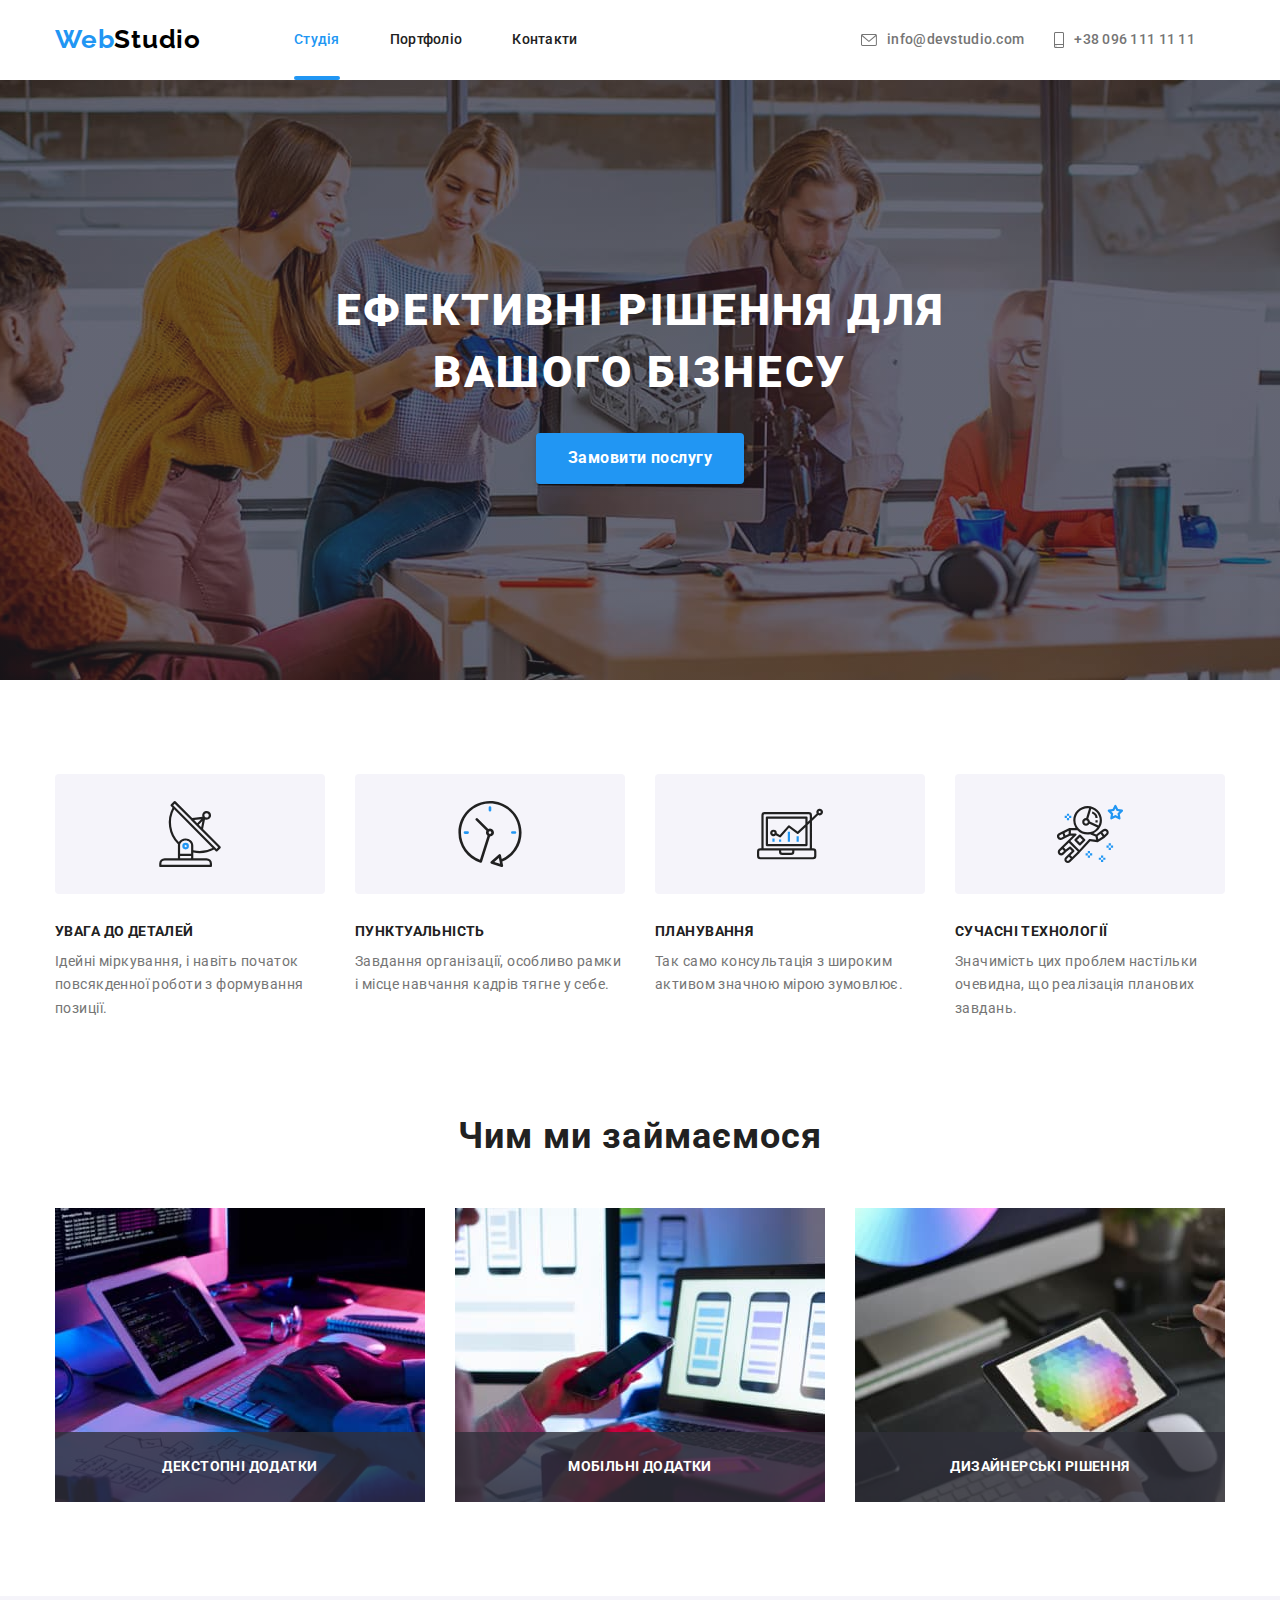
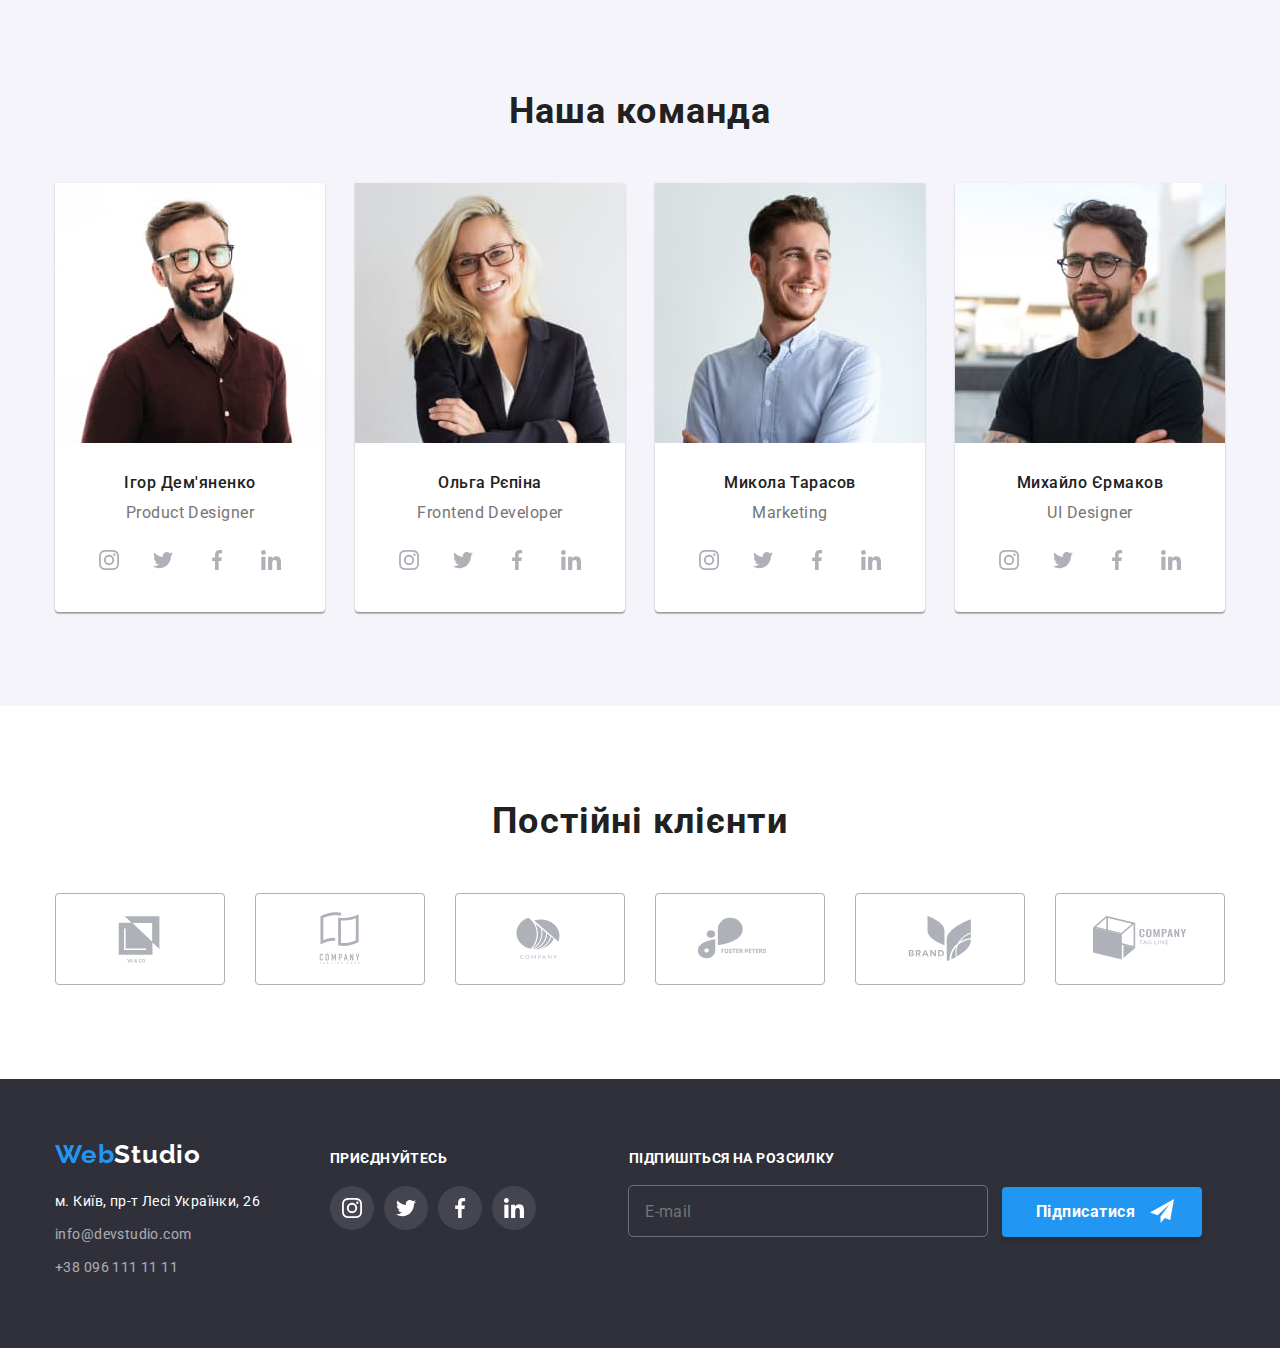
<file: index.html>
<!DOCTYPE html>
<html lang="uk">
  <head>
    <meta charset="UTF-8" />
    <meta http-equiv="X-UA-Compatible" content="IE=edge" />
    <meta name="viewport" content="width=device-width, initial-scale=1.0" />
    <link
      rel="stylesheet"
      href="https://cdnjs.cloudflare.com/ajax/libs/modern-normalize/1.1.0/modern-normalize.min.css"
    />
    <link rel="stylesheet" href="./css/styles.css" />
    <title>WebStudio</title>
    <link rel="preconnect" href="https://fonts.googleapis.com" />
    <link rel="preconnect" href="https://fonts.gstatic.com" crossorigin />
    <link
      href="https://fonts.googleapis.com/css2?family=Raleway:wght@700&family=Roboto:wght@400;500;700;900&display=swap"
      rel="stylesheet"
    />
  </head>
  <body>
    <header>
      <div class="container nav-header">
        <a class="logo logo-header" href="./index.html"
          >Web<span class="logo-studio-header">Studio</span></a
        >
        <nav>
          <ul class="site-nav">
            <li class="item">
              <a class="link current" href="./index.html">Студія</a>
            </li>
            <li class="item">
              <a class="link" href="./portfolio.html">Портфоліо</a>
            </li>
            <li class="item">
              <a class="link" href="#">Контакти</a>
            </li>
          </ul>
        </nav>
        <ul class="link-item">
          <li class="item">
            <a class="link-tel-email" href="#"
              ><svg class="icon-header" width="16" height="12">
                <use href="./images/symbol-defs.svg#envelope"></use>
              </svg>
              info@devstudio.com</a
            >
          </li>

          <li class="item">
            <a class="link-tel-email" href="#">
              <svg class="icon-header" width="10" height="16">
                <use href="./images/symbol-defs.svg#smartphone"></use>
              </svg>
              +38 096 111 11 11
            </a>
          </li>
        </ul>
      </div>
    </header>
    <main>
      <section class="hero-section hero-img">
        <div class="container">
          <h1 class="hero-title">
            Ефективні рішення для <br />
            вашого бізнесу
          </h1>
          <button class="primary-button" type="button" data-modal-open>Замовити послугу</button>
        </div>
      </section>

      <section class="section-second">
        <div class="container">
          <h2 class="visually-hidden">Наші переваги</h2>
          <ul class="details">
            <li class="details-item">
              <div class="icon-details">
                <svg class="icon" width="70" height="70">
                  <use href="./images/symbol-defs.svg#antenna"></use>
                </svg>
              </div>
              <h3 class="title">Увага до деталей</h3>
              <p class="about-title">
                Ідейні міркування, і навіть початок повсякденної роботи з формування позиції.
              </p>
            </li>
            <li class="details-item">
              <div class="icon-details">
                <svg class="icon" width="70" height="70">
                  <use href="./images/symbol-defs.svg#clock"></use>
                </svg>
              </div>
              <h3 class="title">Пунктуальність</h3>
              <p class="about-title">
                Завдання організації, особливо рамки і місце навчання кадрів тягне у себе.
              </p>
            </li>
            <li class="details-item">
              <div class="icon-details">
                <svg class="icon" width="70" height="70">
                  <use href="./images/symbol-defs.svg#diagram"></use>
                </svg>
              </div>
              <h3 class="title">Планування</h3>
              <p class="about-title">
                Так само консультація з широким активом значною мірою зумовлює.
              </p>
            </li>
            <li class="details-item">
              <div class="icon-details">
                <svg class="icon" width="70" height="70">
                  <use href="./images/symbol-defs.svg#astronaut"></use>
                </svg>
              </div>
              <h3 class="title">Сучасні технології</h3>
              <p class="about-title">
                Значимість цих проблем настільки очевидна, що реалізація планових завдань.
              </p>
            </li>
          </ul>
        </div>
      </section>

      <section class="section">
        <div class="container">
          <h2 class="secondary-title">Чим ми займаємося</h2>
          <ul class="works">
            <li class="item item-text">
              <img
                src="./images/computer1.jpg"
                alt="Людина працює за комп'ютером"
                width="370"
                height="294"
              />
              <div class="img-text">
                <h3 class="text">Декстопні додатки</h3>
              </div>
            </li>
            <li class="item item-text">
              <img
                src="./images/computer2.jpg"
                alt="Людина з телефоном в руках"
                width="370"
                height="294"
              />
              <div class="img-text">
                <h3 class="text">Мобільні додатки</h3>
              </div>
            </li>
            <li class="item item-text">
              <img
                src="./images/computer3.jpg"
                alt="Людина з планшетом в руках"
                width="370"
                height="294"
              />
              <div class="img-text">
                <h3 class="text">Дизайнерські рішення</h3>
              </div>
            </li>
          </ul>
        </div>
      </section>

      <section class="section-team section">
        <div class="container">
          <h2 class="secondary-title">Наша команда</h2>
          <ul class="team">
            <li class="section-item">
              <img
                src="./images/igor.jpg"
                alt="Чоловік в окулярах, що посміхається"
                width="270"
                height="260"
              />
              <div class="foto">
                <h3 class="title-img">Ігор Дем'яненко</h3>
                <p class="about-team">Product Designer</p>
                <ul class="icon-social">
                  <li class="comand">
                    <a class="link-comand" href="#">
                      <svg class="icon-comand" width="20" height="20">
                        <use href="./images/symbol-defs.svg#instagram"></use>
                      </svg>
                    </a>
                  </li>
                  <li class="comand">
                    <a class="link-comand" href="#">
                      <svg class="icon-comand" width="20" height="20">
                        <use href="./images/symbol-defs.svg#twitter"></use>
                      </svg>
                    </a>
                  </li>
                  <li class="comand">
                    <a class="link-comand" href="#">
                      <svg class="icon-comand" width="20" height="20">
                        <use href="./images/symbol-defs.svg#facebook"></use>
                      </svg>
                    </a>
                  </li>
                  <li class="comand">
                    <a class="link-comand" href="#">
                      <svg class="icon-comand" width="20" height="20">
                        <use href="./images/symbol-defs.svg#linkedin"></use>
                      </svg>
                    </a>
                  </li>
                </ul>
              </div>
            </li>

            <li class="section-item">
              <img src="./images/olga.jpg" alt="Жінка, що посміхається" width="270" height="260" />
              <div class="foto">
                <h3 class="title-img">Ольга Рєпіна</h3>
                <p class="about-team">Frontend Developer</p>
                <ul class="icon-social">
                  <li class="comand">
                    <a class="link-comand" href="#">
                      <svg class="icon-comand" width="20" height="20">
                        <use href="./images/symbol-defs.svg#instagram"></use>
                      </svg>
                    </a>
                  </li>
                  <li class="comand">
                    <a class="link-comand" href="#">
                      <svg class="icon-comand" width="20" height="20">
                        <use href="./images/symbol-defs.svg#twitter"></use>
                      </svg>
                    </a>
                  </li>
                  <li class="comand">
                    <a class="link-comand" href="#">
                      <svg class="icon-comand" width="20" height="20">
                        <use href="./images/symbol-defs.svg#facebook"></use>
                      </svg>
                    </a>
                  </li>
                  <li class="comand">
                    <a class="link-comand" href="#">
                      <svg class="icon-comand" width="20" height="20">
                        <use href="./images/symbol-defs.svg#linkedin"></use>
                      </svg>
                    </a>
                  </li>
                </ul>
              </div>
            </li>

            <li class="section-item">
              <img src="./images/mukola.jpg" alt="Чоловік з посмішкою" width="270" height="260" />
              <div class="foto">
                <h3 class="title-img">Микола Тарасов</h3>
                <p class="about-team">Marketing</p>
                <ul class="icon-social">
                  <li class="comand">
                    <a class="link-comand" href="#">
                      <svg class="icon-comand" width="20" height="20">
                        <use href="./images/symbol-defs.svg#instagram"></use>
                      </svg>
                    </a>
                  </li>
                  <li class="comand">
                    <a class="link-comand" href="#">
                      <svg class="icon-comand" width="20" height="20">
                        <use href="./images/symbol-defs.svg#twitter"></use>
                      </svg>
                    </a>
                  </li>
                  <li class="comand">
                    <a class="link-comand" href="#">
                      <svg class="icon-comand" width="20" height="20">
                        <use href="./images/symbol-defs.svg#facebook"></use>
                      </svg>
                    </a>
                  </li>
                  <li class="comand">
                    <a class="link-comand" href="#">
                      <svg class="icon-comand" width="20" height="20">
                        <use href="./images/symbol-defs.svg#linkedin"></use>
                      </svg>
                    </a>
                  </li>
                </ul>
              </div>
            </li>

            <li class="section-item">
              <img
                src="./images/muhailo.jpg"
                alt="Чоловік, що посміхається"
                width="270"
                height="260"
              />
              <div class="foto">
                <h3 class="title-img">Михайло Єрмаков</h3>
                <p class="about-team">UI Designer</p>
                <ul class="icon-social">
                  <li class="comand">
                    <a class="link-comand" href="#">
                      <svg class="icon-comand" width="20" height="20">
                        <use href="./images/symbol-defs.svg#instagram"></use>
                      </svg>
                    </a>
                  </li>
                  <li class="comand">
                    <a class="link-comand" href="#">
                      <svg class="icon-comand" width="20" height="20">
                        <use href="./images/symbol-defs.svg#twitter"></use>
                      </svg>
                    </a>
                  </li>
                  <li class="comand">
                    <a class="link-comand" href="#">
                      <svg class="icon-comand" width="20" height="20">
                        <use href="./images/symbol-defs.svg#facebook"></use>
                      </svg>
                    </a>
                  </li>
                  <li class="comand">
                    <a class="link-comand" href="#">
                      <svg class="icon-comand" width="20" height="20">
                        <use href="./images/symbol-defs.svg#linkedin"></use>
                      </svg>
                    </a>
                  </li>
                </ul>
              </div>
            </li>
          </ul>
        </div>
      </section>

      <section class="section-third">
        <div class="container">
          <h2 class="secondary-title">Постійні клієнти</h2>
          <ul class="client">
            <li class="block-client">
              <a class="link-client" href="#">
                <svg class="icon-client" width="106" height="60">
                  <use href="./images/symbol-defs.svg#logo1"></use>
                </svg>
              </a>
            </li>

            <li class="block-client">
              <a class="link-client" href="#">
                <svg class="icon-client" width="106" height="60">
                  <use href="./images/symbol-defs.svg#logo2"></use>
                </svg>
              </a>
            </li>

            <li class="block-client">
              <a class="link-client" href="#">
                <svg class="icon-client" width="106" height="60">
                  <use href="./images/symbol-defs.svg#logo3"></use>
                </svg>
              </a>
            </li>

            <li class="block-client">
              <a class="link-client" href="#">
                <svg class="icon-client" width="106" height="60">
                  <use href="./images/symbol-defs.svg#logo4"></use>
                </svg>
              </a>
            </li>

            <li class="block-client">
              <a class="link-client" href="#">
                <svg class="icon-client" width="106" height="60">
                  <use href="./images/symbol-defs.svg#logo5"></use>
                </svg>
              </a>
            </li>

            <li class="block-client">
              <a class="link-client" href="#">
                <svg class="icon-client" width="106" height="60">
                  <use href="./images/symbol-defs.svg#logo6"></use>
                </svg>
              </a>
            </li>
          </ul>
        </div>
      </section>
    </main>

    <footer class="footer">
      <div class="container block-footer">
        <div>
          <a class="logo logo-footer" href="./index.html"
            >Web<span class="logo-footer-studio">Studio</span></a
          >
          <address>
            <ul>
              <li class="address-item">
                <a
                  class="address"
                  href="https://goo.gl/maps/CPtrU1FHBa2aNyZL9"
                  target="_blank"
                  rel="noopener noreferrer nofollow"
                  >м. Київ, пр-т Лесі Українки, 26
                </a>
              </li>
              <li class="address-item">
                <a class="address-contact" href="#">info@devstudio.com</a>
              </li>
              <li class="address-item">
                <a class="address-contact" href="#">+38 096 111 11 11</a>
              </li>
            </ul>
          </address>
        </div>

        <div class="social-footer">
          <h3 class="title-footer">Приєднуйтесь</h3>
          <ul class="footer-social">
            <li class="li-footer">
              <a class="link-footer" href="#">
                <svg class="icon-footer" width="20" height="20">
                  <use href="./images/symbol-defs.svg#instagram"></use>
                </svg>
              </a>
            </li>

            <li class="li-footer">
              <a class="link-footer" href="#">
                <svg class="icon-footer" width="20" height="20">
                  <use href="./images/symbol-defs.svg#twitter"></use>
                </svg>
              </a>
            </li>

            <li class="li-footer">
              <a class="link-footer" href="#">
                <svg class="icon-footer" width="20" height="20">
                  <use href="./images/symbol-defs.svg#facebook"></use>
                </svg>
              </a>
            </li>

            <li class="li-footer">
              <a class="link-footer" href="#">
                <svg class="icon-footer" width="20" height="20">
                  <use href="./images/symbol-defs.svg#linkedin"></use>
                </svg>
              </a>
            </li>
          </ul>
        </div>
        <div class="replay">
          <form>
            <h3 class="title-footer">Підпишіться на розсилку</h3>

            <input class="input-email" type="email" name="email" id="email" placeholder="E-mail" />
            <button type="button" class="button-third">
              Підписатися
              <svg class="icon-send" width="24" height="24">
                <use href="./images/icons.svg#icon-send"></use>
              </svg>
            </button>
          </form>
        </div>
      </div>
    </footer>
    <div class="backdrop is-hidden" data-modal>
      <div class="modal">
        <button class="button-modal" data-modal-close type="button">
          <svg class="icon-close" width="18" height="18">
            <use href="./images/icon2.svg#close"></use>
          </svg>
        </button>

        <div>
          <form class="form">
            <h2 class="form-title">Залиште свої дані, ми вам передзвонимо</h2>
            <div class="input">
              <label for="name" class="label">Ім'я</label>
              <input class="input-form" type="text" name="user-name" id="name" />
              <svg class="icon-form" width="12" height="12">
                <use href="./images/icons.svg#name"></use>
              </svg>
            </div>
            <div class="input">
              <label for="tel" class="label">Телефон</label>
              <input class="input-form" type="tel" name="tel" id="tel" />
              <svg class="icon-form" width="13" height="13">
                <use href="./images/icons.svg#tel"></use>
              </svg>
            </div>
            <div class="input">
              <label for="email" class="label">Пошта</label>
              <input class="input-form" type="email" name="email" id="email" />
              <svg class="icon-form" width="15" height="12">
                <use href="./images/icons.svg#email"></use>
              </svg>
            </div>
            <div class="input">
              <label for="comment" class="label">Коментар</label>
              <textarea
                class="textarea"
                name="comment"
                id="comment"
                rows="10"
                placeholder="Введіть текст"
              ></textarea>
            </div>
            <div class="input-checkbox">
              <label class="agreement" for="checkbox">
                <input
                  class="checkbox"
                  type="checkbox"
                  name="checkbox"
                  value="checkbox"
                  id="checkbox"
                />
                <span class="checkbox-icon"></span>
                Погоджуюся з розсилкою та приймаю
                <a class="contract" href="Умови договору">Умови договору</a>
              </label>
            </div>
            <div class="submit">
              <button class="button-two" type="submit">Відправити</button>
            </div>
          </form>
        </div>
      </div>
    </div>

    <script src="./js/modal.js"></script>
  </body>
</html>
</file>
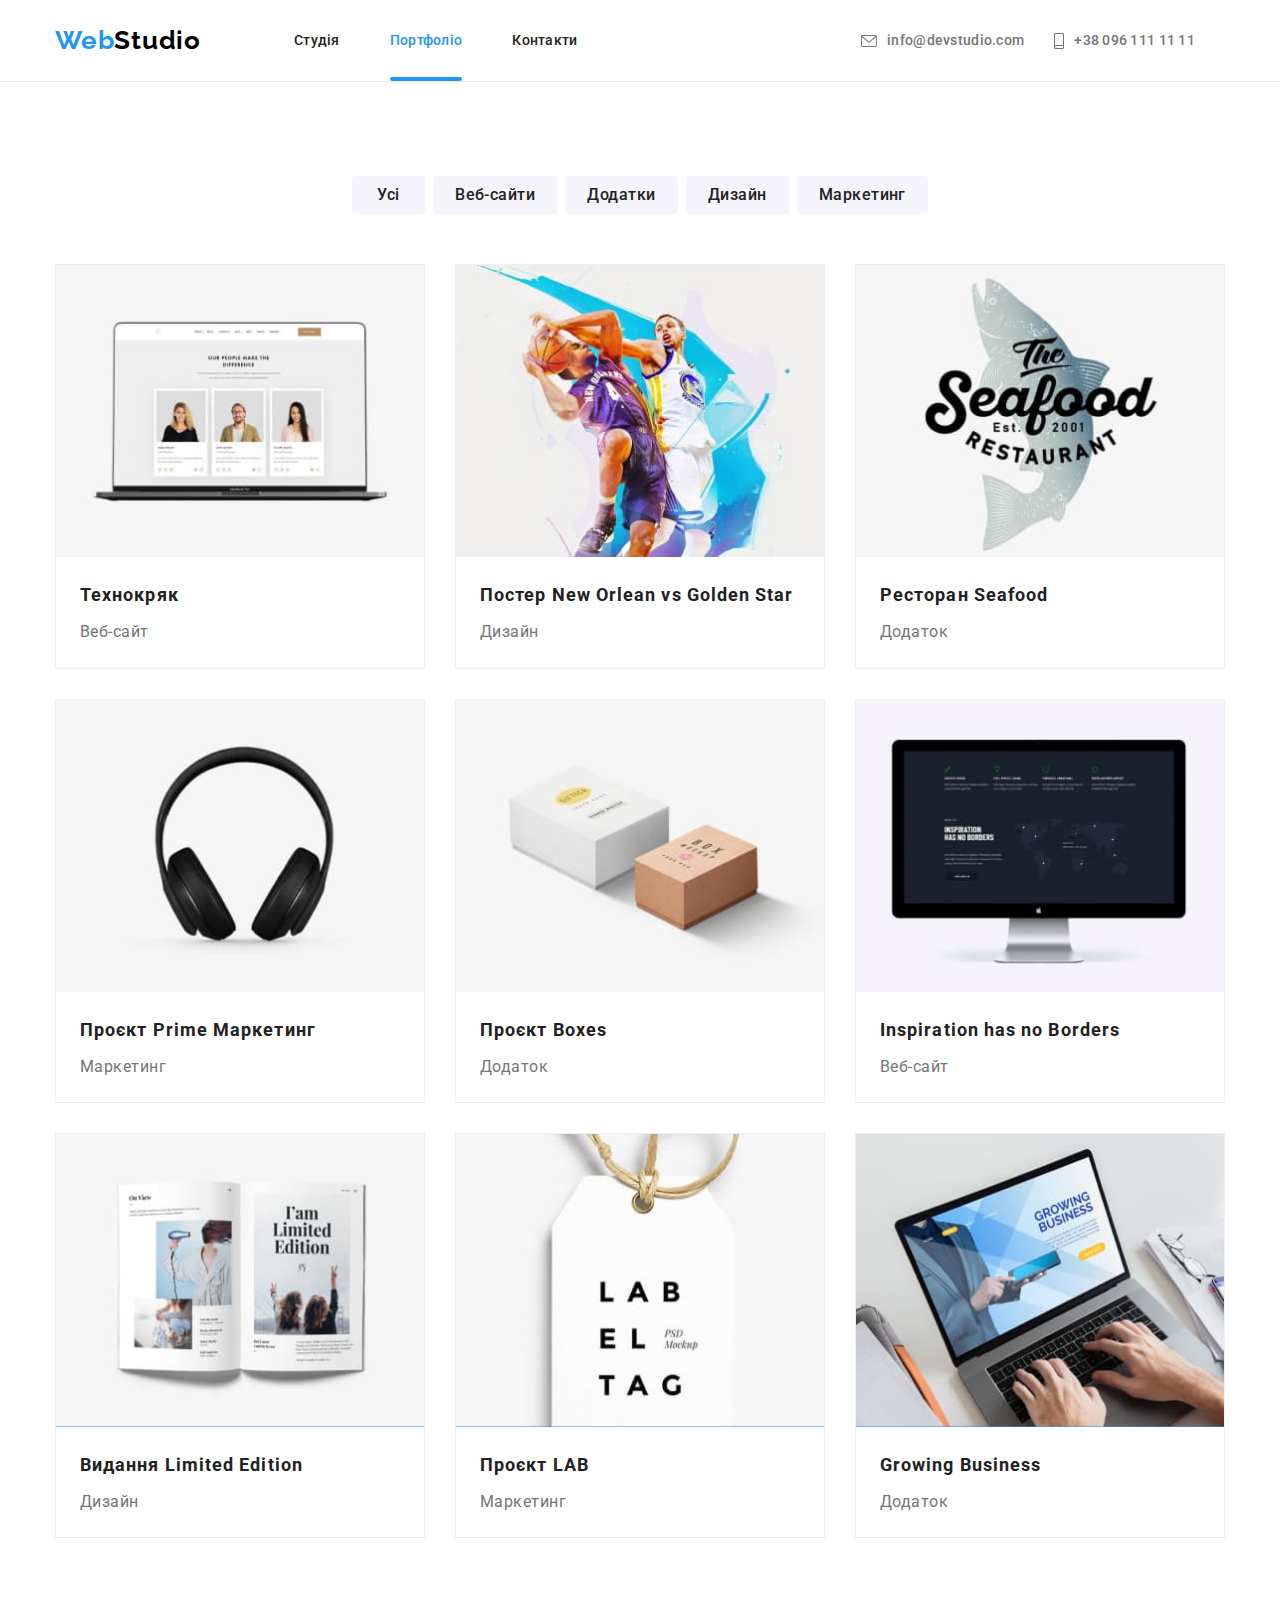
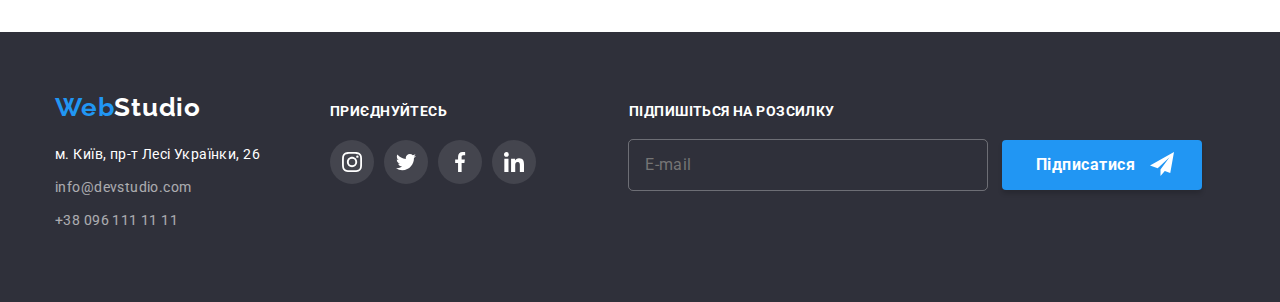
<file: portfolio.html>
<!DOCTYPE html>
<html lang="uk">
  <head>
    <meta charset="UTF-8" />
    <meta http-equiv="X-UA-Compatible" content="IE=edge" />
    <meta name="viewport" content="width=device-width, initial-scale=1.0" />
    <link
      rel="stylesheet"
      href="https://cdnjs.cloudflare.com/ajax/libs/modern-normalize/1.1.0/modern-normalize.min.css"
    />
    <link rel="stylesheet" href="./css/styles.css" />
    <title>WebStudio</title>
    <link rel="preconnect" href="https://fonts.googleapis.com" />
    <link rel="preconnect" href="https://fonts.gstatic.com" crossorigin />
    <link
      href="https://fonts.googleapis.com/css2?family=Raleway:wght@700&family=Roboto:wght@400;500;700&display=swap"
      rel="stylesheet"
    />
  </head>
  <body>
    <header class="header">
      <div class="container nav-header">
        <a class="logo logo-header" href="./index.html"
          >Web<span class="logo-studio-header">Studio</span></a
        >
        <nav>
          <ul class="site-nav">
            <li class="item">
              <a class="link" href="./index.html">Студія</a>
            </li>
            <li class="item">
              <a class="link border" href="./portfolio.html">Портфоліо</a>
            </li>
            <li class="item">
              <a class="link" href="#">Контакти</a>
            </li>
          </ul>
        </nav>
        <ul class="link-item">
          <li class="item">
            <a class="link-tel-email" href="#">
              <svg class="icon-header" width="16" height="12">
                <use href="./images/symbol-defs.svg#envelope"></use>
              </svg>
              info@devstudio.com</a
            >
          </li>

          <li class="item">
            <a class="link-tel-email" href="#">
              <svg class="icon-header" width="10" height="16">
                <use href="./images/symbol-defs.svg#smartphone"></use>
              </svg>
              +38 096 111 11 11</a
            >
          </li>
        </ul>
      </div>
    </header>
    <main>
      <section class="section">
        <div class="container">
          <h1 class="visually-hidden">Портфоліо</h1>
          <ul class="ul-buttom">
            <li class="buttom-item">
              <button class="button" type="button">Усі</button>
            </li>
            <li class="buttom-item">
              <button class="button" type="button">Веб-сайти</button>
            </li>
            <li class="buttom-item">
              <button class="button" type="button">Додатки</button>
            </li>
            <li class="buttom-item">
              <button class="button" type="button">Дизайн</button>
            </li>
            <li class="buttom-item">
              <button class="button" type="button">Маркетинг</button>
            </li>
          </ul>

          <ul class="portfolio">
            <li class="item card-item">
              <a class="link-card" href="#">
                <div class="card-thumb">
                  <img src="./images/laptop.jpg" alt="Відкритий лептоп" width="370" height="294" />
                  <div class="overlay">
                    <p class="overlay-text">
                      Ресурс пропонує комплексні пропозиції з різним рівнем функціоналу та сервісів.
                      Все це дозволить відвідувачу отримати вичерпні відомості про компанію чи
                      приватну особу.
                    </p>
                  </div>
                </div>

                <div class="item-img">
                  <h3 class="title-img-two">Технокряк</h3>
                  <p class="about-portfolio">Веб-сайт</p>
                </div>
              </a>
            </li>

            <li class="item card-item">
              <a class="link-card" href="#">
                <div class="card-thumb">
                  <img
                    src="./images/basketball.jpg"
                    alt="Двоє людей грають в баскетбол"
                    width="370"
                    height="294"
                  />
                  <div class="overlay">
                    <p class="overlay-text">
                      Ресурс пропонує комплексні пропозиції з різним рівнем функціоналу та сервісів.
                      Все це дозволить відвідувачу отримати вичерпні відомості про компанію чи
                      приватну особу.
                    </p>
                  </div>
                </div>
                <div class="item-img">
                  <h3 class="title-img-two">Постер New Orlean vs Golden Star</h3>
                  <p class="about-portfolio">Дизайн</p>
                </div>
              </a>
            </li>

            <li class="item card-item">
              <a class="link-card" href="#">
                <div class="card-thumb">
                  <img
                    src="./images/logo-seafood.jpg"
                    alt="Логотип рибного ресторану"
                    width="370"
                    height="294"
                  />
                  <div class="overlay">
                    <p class="overlay-text">
                      Ресурс пропонує комплексні пропозиції з різним рівнем функціоналу та сервісів.
                      Все це дозволить відвідувачу отримати вичерпні відомості про компанію чи
                      приватну особу.
                    </p>
                  </div>
                </div>

                <div class="item-img card-item">
                  <h3 class="title-img-two">Ресторан Seafood</h3>
                  <p class="about-portfolio">Додаток</p>
                </div>
              </a>
            </li>

            <li class="item card-item">
              <a class="link-card" href="#">
                <div class="card-thumb">
                  <img src="./images/headphones.jpg" alt="Навушники" width="370" height="294" />
                  <div class="overlay">
                    <p class="overlay-text">
                      Ресурс пропонує комплексні пропозиції з різним рівнем функціоналу та сервісів.
                      Все це дозволить відвідувачу отримати вичерпні відомості про компанію чи
                      приватну особу.
                    </p>
                  </div>
                </div>
                <div class="item-img">
                  <h3 class="title-img-two">Проєкт Prime Маркетинг</h3>
                  <p class="about-portfolio">Маркетинг</p>
                </div>
              </a>
            </li>

            <li class="item card-item">
              <a class="link-card" href="#">
                <div class="card-thumb">
                  <img
                    src="./images/boxes.jpg"
                    alt="Біла коробка та коробка кольору охри лежать на столі"
                    width="370"
                    height="294"
                  />
                  <div class="overlay">
                    <p class="overlay-text">
                      Ресурс пропонує комплексні пропозиції з різним рівнем функціоналу та сервісів.
                      Все це дозволить відвідувачу отримати вичерпні відомості про компанію чи
                      приватну особу.
                    </p>
                  </div>
                </div>

                <div class="item-img">
                  <h3 class="title-img-two">Проєкт Boxes</h3>
                  <p class="about-portfolio">Додаток</p>
                </div>
              </a>
            </li>

            <li class="item card-item">
              <a class="link-card" href="#">
                <div class="card-thumb">
                  <img
                    src="./images/display.jpg"
                    alt="Монітор комп'ютера"
                    width="370"
                    height="294"
                  />
                  <div class="overlay">
                    <p class="overlay-text">
                      Ресурс пропонує комплексні пропозиції з різним рівнем функціоналу та сервісів.
                      Все це дозволить відвідувачу отримати вичерпні відомості про компанію чи
                      приватну особу.
                    </p>
                  </div>
                </div>

                <div class="item-img">
                  <h3 class="title-img-two">Inspiration has no Borders</h3>
                  <p class="about-portfolio">Веб-сайт</p>
                </div>
              </a>
            </li>

            <li class="item card-item">
              <a class="link-card" href="#">
                <div class="card-thumb">
                  <img src="./images/book.jpg" alt="Відкрита книга" width="370" height="294" />
                  <div class="overlay">
                    <p class="overlay-text">
                      Ресурс пропонує комплексні пропозиції з різним рівнем функціоналу та сервісів.
                      Все це дозволить відвідувачу отримати вичерпні відомості про компанію чи
                      приватну особу.
                    </p>
                  </div>
                </div>

                <div class="item-img">
                  <h3 class="title-img-two">Видання Limited Edition</h3>
                  <p class="about-portfolio">Дизайн</p>
                </div>
              </a>
            </li>

            <li class="item card-item">
              <a class="link-card" href="#">
                <div class="card-thumb">
                  <img src="./images/label.jpg" alt="Біла бірка" width="370" height="294" />
                  <div class="overlay">
                    <p class="overlay-text">
                      Ресурс пропонує комплексні пропозиції з різним рівнем функціоналу та сервісів.
                      Все це дозволить відвідувачу отримати вичерпні відомості про компанію чи
                      приватну особу.
                    </p>
                  </div>
                </div>

                <div class="item-img">
                  <h3 class="title-img-two">Проєкт LAB</h3>
                  <p class="about-portfolio">Маркетинг</p>
                </div>
              </a>
            </li>

            <li class="item card-item">
              <a class="link-card" href="#">
                <div class="card-thumb">
                  <img
                    src="./images/man-with-laptop.jpg"
                    alt="Чоловік за ноутбуком"
                    width="370"
                    height="294"
                  />
                  <div class="overlay">
                    <p class="overlay-text">
                      Ресурс пропонує комплексні пропозиції з різним рівнем функціоналу та сервісів.
                      Все це дозволить відвідувачу отримати вичерпні відомості про компанію чи
                      приватну особу.
                    </p>
                  </div>
                </div>
              </a>
              <div class="item-img card-item">
                <h3 class="title-img-two">Growing Business</h3>
                <p class="about-portfolio">Додаток</p>
              </div>
            </li>
          </ul>
        </div>
      </section>
    </main>

    <footer class="footer">
      <div class="container block-footer">
        <div>
          <a class="logo logo-footer" href="./index.html"
            >Web<span class="logo-footer-studio">Studio</span></a
          >
          <address>
            <ul>
              <li class="address-item">
                <a
                  class="address"
                  href="https://goo.gl/maps/CPtrU1FHBa2aNyZL9"
                  target="_blank"
                  rel="noopener noreferrer nofollow"
                  >м. Київ, пр-т Лесі Українки, 26
                </a>
              </li>
              <li class="address-item">
                <a class="address-contact" href="#">info@devstudio.com</a>
              </li>
              <li class="address-item">
                <a class="address-contact" href="#">+38 096 111 11 11</a>
              </li>
            </ul>
          </address>
        </div>

        <div class="social-footer">
          <h3 class="title-footer">Приєднуйтесь</h3>
          <ul class="footer-social">
            <li class="li-footer">
              <a class="link-footer" href="#">
                <svg class="icon-footer" width="20" height="20">
                  <use href="./images/symbol-defs.svg#instagram"></use>
                </svg>
              </a>
            </li>

            <li class="li-footer">
              <a class="link-footer" href="#">
                <svg class="icon-footer" width="20" height="20">
                  <use href="./images/symbol-defs.svg#twitter"></use>
                </svg>
              </a>
            </li>

            <li class="li-footer">
              <a class="link-footer" href="#">
                <svg class="icon-footer" width="20" height="20">
                  <use href="./images/symbol-defs.svg#facebook"></use>
                </svg>
              </a>
            </li>

            <li class="li-footer">
              <a class="link-footer" href="#">
                <svg class="icon-footer" width="20" height="20">
                  <use href="./images/symbol-defs.svg#linkedin"></use>
                </svg>
              </a>
            </li>
          </ul>
        </div>
        <div class="replay">
          <form>
            <h3 class="title-footer">Підпишіться на розсилку</h3>

            <input class="input-email" type="email" name="email" id="email" placeholder="E-mail" />
            <button type="button" class="button-third">
              Підписатися
              <svg class="icon-send" width="24" height="24">
                <use href="./images/icons.svg#icon-send"></use>
              </svg>
            </button>
          </form>
        </div>
      </div>
    </footer>
  </body>
</html>
</file>
<file: css/styles.css>
:root {
  --color-primary: #212121;
  --color-brand: #757575;
  --color-accent: #2f303a;
  --color-inverted: #2196f3;
  --color-white: #fff;
  --color-background: #fff;
  --color-secondary: #f5f4fa;
  --color-text: #000000;
  --color-img-background: #c4c4c4;
}

body {
  color: var(--color-primary);
  font-family: 'Roboto', sans-serif;
  background-color: var(--color-background);
  font-size: 14px;
  letter-spacing: 0.03em;
}

h1,
h2,
h3,
h4,
h5,
h6,
p {
  margin: 0;
  padding: 0;
}

img {
  display: block;
  max-width: 100%;
  height: auto;
}
.container {
  margin-left: auto;
  margin-right: auto;
  width: 1200px;
  padding-left: 15px;
  padding-right: 15px;
  /*outline: 2px solid tomato;*/
}

.logo {
  display: inline-block;
  color: var(--color-inverted);
  font-family: 'Raleway';
  text-decoration: none;
  font-size: 26px;
  line-height: 1.2;
  font-weight: 700;
  letter-spacing: 0.03em;
}

.logo-header {
  padding: 24px 0px 0px 0px;
  margin-bottom: 25px;
  margin-right: 93px;
}

.logo-studio-header {
  color: var(--color-text);
}

.logo-footer-studio {
  color: var(--color-white);
}

/*NAV-HEADER*/
.nav-header {
  display: flex;
  align-items: center;
}

/*SINE-NAV*/
.site-nav {
  display: flex;
}

.site-nav .item {
  /*outline: 1px solid red;*/
  margin-right: 50px;
}

.site-nav .item:last-child {
  margin-right: 0;
}

.site-nav .link,
.link-item .link-tel-email {
  display: flex;
  align-items: center;
  padding-top: 32px;
  padding-bottom: 32px;
}

.icon-header {
  margin-right: 10px;
  fill: var(--color-brand);
  transition: fill 250ms cubic-bezier(0.4, 0, 0.2, 1);
}

.icon-header:hover,
.icon-header:focus {
  fill: currentColor;
}

.header-icon-tel {
  display: flex;
  /*outline: 1px solid red;*/
  margin: auto 10px auto 30px;
}

ul {
  list-style-type: none;
  margin: 0;
  padding: 0;
}

.link {
  position: relative;
  color: var(--color-primary);
  font-family: inherit;
  text-decoration: none;
  font-size: 14px;
  line-height: 1.1;
  font-weight: 500;
  letter-spacing: 0.02em;
  transition: color 250ms cubic-bezier(0.4, 0, 0.2, 1);
}

.current {
  color: var(--color-inverted);
}

.current::after {
  content: '';
  position: absolute;
  left: 0;
  bottom: 0;

  display: block;
  width: 100%;
  height: 4px;
  border-radius: 2px;

  background-color: var(--color-inverted);
  opacity: 1;
  transition: opacity 250ms cubic-bezier(0.4, 0, 0.2, 1);
}

.border {
  color: var(--color-inverted);
}

.border::after {
  content: '';
  position: absolute;
  left: 0;
  bottom: 0;

  display: block;
  width: 100%;
  height: 4px;
  border-radius: 2px;

  background-color: var(--color-inverted);
  opacity: 1;
  transition: opacity 250ms cubic-bezier(0.4, 0, 0.2, 1);
}

.link:hover {
  color: var(--color-inverted);
}
.link:focus {
  color: var(--color-inverted);
}

.link-item {
  display: flex;
  margin-left: auto;
}

.link-item .item:last-child {
  margin-left: 0px;
}

.link-tel-email {
  margin-right: 30px;
  color: var(--color-brand);
  font-size: 14px;
  text-decoration: none;
  line-height: 1.1;
  font-weight: 500;
  letter-spacing: 0.02em;
  transition: color 250ms cubic-bezier(0.4, 0, 0.2, 1), fill 250ms cubic-bezier(0.4, 0, 0.2, 1);

  /*outline: 1px solid red;*/
}

.link-tel-email:hover {
  color: var(--color-inverted);
  stroke: var(--color-inverted);
}

.link-tel-email:focus {
  color: var(--color-inverted);
  stroke: var(--color-inverted);
}

.visually-hidden {
  position: absolute;
  white-space: nowrap;
  width: 1px;
  height: 1px;
  overflow: hidden;
  border: 0;
  padding: 0;
  clip: rect(0 0 0 0);
  clip-path: inset(50%);
  margin: -1px;
}

.hero-title {
  color: var(--color-white);
  text-transform: uppercase;
  font-size: 44px;
  line-height: 1.4;
  font-weight: 900;
  letter-spacing: 0.06em;
  margin-top: 0;
  margin-bottom: 30px;
}

.secondary-title {
  color: var(--color-primary);
  font-size: 36px;
  line-height: 1.2;
  font-weight: 700;
  letter-spacing: 0.03em;
  text-align: center;
  margin-bottom: 50px;
}

/*details*/

.details {
  display: flex;
}

.details-item {
  width: 270px;
  margin-right: 30px;
}

.details-item:last-child {
  margin-right: 0;
}

/*icon-details*/

.icon-details {
  display: flex;
  justify-content: center;
  align-items: center;
  /* outline: 1px solid red;*/
  width: 270px;
  height: 120px;
  margin-bottom: 30px;
  background-color: var(--color-secondary);
  padding: 25px 102px;
  border-radius: 4px;
}

/*works*/

.works {
  display: flex;
  align-items: center;
}

.works .item {
  margin-right: 30px;
}

.works .item:last-child {
  margin-right: 0;
}

.title {
  margin-bottom: 10px;
  color: var(--color-primary);
  text-transform: uppercase;
  font-size: 14px;
  line-height: 1.1;
  font-weight: 700;
  letter-spacing: 0.03em;
}

.item-text {
  position: relative;
}

.img-text {
  position: absolute;
  bottom: 0;
  left: 0;
  width: 100%;
  height: 70px;
  display: flex;
  justify-content: center;
  align-items: center;
  background-color: rgba(47, 48, 58, 0.8);
}

.text {
  color: var(--color-white);
  text-transform: uppercase;
  font-size: 14px;
  line-height: 1.1;
  font-weight: 700;
  letter-spacing: 0.03em;
}

.title-img {
  color: var(--color-primary);
  font-size: 16px;
  line-height: 1.2;
  font-weight: 500;
  letter-spacing: 0.03em;
  margin-bottom: 10px;
}

.title-img-two {
  color: var(--color-primary);
  font-size: 18px;
  line-height: 2;
  font-weight: 700;
  letter-spacing: 0.06em;
  margin-bottom: 4px;
}

.item-img {
  display: block;
  padding-top: 20px;
  padding-bottom: 20px;
  padding-right: 24px;
  padding-left: 24px;
}
.section {
  padding-top: 94px;
  padding-bottom: 94px;
  /*outline: 2px solid red;*/
}

.section-second {
  padding-top: 94px;
  padding-bottom: 0;
  /*outline: 2px solid red;*/
}

.section-third {
  padding-top: 94px;
  padding-bottom: 94px;
}

/*team*/

.team {
  display: flex;
  align-items: center;
}

.foto {
  display: block;
  padding: 30px 32px;
  text-align: center;
}

.section-item {
  margin-right: 30px;
  background: var(--color-background);
  box-shadow: 0px 1px 3px rgba(0, 0, 0, 0.12), 0px 1px 1px rgba(0, 0, 0, 0.14),
    0px 2px 1px rgba(0, 0, 0, 0.2);
  border-radius: 0px 0px 4px 4px;
}

.section-item:last-child {
  margin-right: 0;
}

.about-title {
  color: var(--color-brand);
  font-size: 14px;
  line-height: 1.7;
  letter-spacing: 0.03em;
}

.about-team {
  color: var(--color-brand);
  font-size: 16px;
  line-height: 1.2;
  letter-spacing: 0.03em;
  margin-bottom: 16px;
}

.about-portfolio {
  color: var(--color-brand);
  font-size: 16px;
  line-height: 1.9;
  letter-spacing: 0.03em;
}

.hero-section {
  padding-top: 200px;
  padding-bottom: 200px;
  background-color: var(--color-img-background);
  text-align: center;
  /*outline: 2px solid red;*/
}

.hero-img {
  height: 600px;
  max-width: 1600px;
  margin-left: auto;
  margin-right: auto;
  background-image: linear-gradient(to right, rgba(47, 48, 58, 0.4), rgba(47, 48, 58, 0.4)),
    url('../images/people.jpg');
  background-repeat: no-repeat;
  background-size: cover;
  background-position: center;
}

.section-team {
  background-color: var(--color-secondary);
}

/*icon-social*/

.icon-social {
  display: flex;
  justify-content: space-between;
  /*outline: 1px solid red;*/
}

.comand {
  width: 44px;
  height: 44px;
}

.link-comand {
  display: flex;
  justify-content: center;
  align-items: center;
  width: 100%;
  height: 100%;
  color: rgba(175, 177, 184, 1);
  transition: background-color 250ms cubic-bezier(0.4, 0, 0.2, 1),
    color 250ms cubic-bezier(0.4, 0, 0.2, 1), border-radius 250ms cubic-bezier(0.4, 0, 0.2, 1);
}

.link-comand:focus,
.link-comand:hover {
  background-color: var(--color-inverted);
  border-radius: 50%;
  color: var(--color-white);
}

.icon-comand {
  fill: currentColor;
}

/*icon-client*/

.client {
  display: flex;
  justify-content: space-between;
}

.logo-company {
  fill: rgba(175, 177, 184, 1);
}

.link-client {
  display: flex;
  justify-content: center;
  align-items: center;
  width: 170px;
  height: 92px;
  border: 1px solid #afb1b8;
  border-radius: 4px;
  color: rgba(175, 177, 184, 1);
  transition: color 250ms cubic-bezier(0.4, 0, 0.2, 1), border 250ms cubic-bezier(0.4, 0, 0.2, 1);
}

.link-client:hover,
.link-client:focus {
  border: 1px solid var(--color-inverted);
  color: var(--color-inverted);
}

.icon-client {
  fill: currentColor;
}

.icon-client:hover {
  fill: var(--color-inverted);
}

/*footer*/

.footer {
  justify-content: flex-start;
  padding-top: 60px;
  padding-bottom: 60px;
  background-color: var(--color-accent);
  color: var(--color-white);
  font-size: 14px;
  line-height: 1.7;
}

.logo-footer {
  margin-bottom: 20px;
}
.address {
  color: var(--color-white);
  font-style: normal;
  text-decoration: none;
  font-size: 14px;
  line-height: 1.7;
  transition: color 250ms cubic-bezier(0.4, 0, 0.2, 1);
}

.address-item {
  margin-bottom: 9px;
}
.address:hover {
  color: var(--color-inverted);
}

.address:focus {
  color: var(--color-inverted);
}

.address-contact {
  color: var(--color-white);
  font-style: normal;
  text-decoration: none;
  font-size: 14px;
  line-height: 1.7;
  opacity: 60%;
  transition: color 250ms cubic-bezier(0.4, 0, 0.2, 1);
}

.address-contact:hover {
  color: var(--color-inverted);
}

.address-contact:focus {
  color: var(--color-inverted);
}

.title-footer {
  margin-bottom: 20px;
  color: var(--color-white);
  text-transform: uppercase;
  font-size: 14px;
  line-height: 1.1;
  font-weight: 700;
  letter-spacing: 0.03em;
}

.block-footer {
  display: flex;
  align-items: baseline;
}
.social-footer {
  margin-left: 70px;
}

.footer-social {
  display: flex;
  justify-content: flex-start;
  /*outline: 1px solid red;*/
}

/*icon-footer*/

.li-footer {
  margin-right: 10px;
  width: 44px;
  height: 44px;
}

.li-footer:last-child {
  margin-right: 0px;
}

.link-footer {
  display: flex;
  justify-content: center;
  align-items: center;
  width: 100%;
  height: 100%;
  background: rgba(255, 255, 255, 0.1);
  border-radius: 50%;
  color: var(--color-white);
  transition: background-color 250ms cubic-bezier(0.4, 0, 0.2, 1),
    border-radius 250ms cubic-bezier(0.4, 0, 0.2, 1);
}

.link-footer:hover,
.link-footer:focus {
  background-color: var(--color-inverted);
  border-radius: 50%;
}

.icon-footer {
  fill: currentColor;
}

/* Button */
.primary-button {
  color: var(--color-white);
  font-family: inherit;
  font-size: 16px;
  line-height: 1.9;
  font-weight: 700;
  background-color: var(--color-inverted);
  border: 0;
  cursor: pointer;
  letter-spacing: 0.03em;
  display: inline-block;
  padding: 10px 32px;
  text-align: center;
  border-radius: 4px;
  min-width: 152px;
  box-shadow: 0px 4px 4px rgba(0, 0, 0, 0.15);
  transition: background-color 250ms cubic-bezier(0.4, 0, 0.2, 1);
}

.primary-button:hover,
.button-two:hover,
.button-third:hover {
  background-color: #0789f3;
}

.primary-button:focus {
  background-color: #0789f3;
}

.button {
  color: var(--color-primary);
  font-family: inherit;
  font-size: 16px;
  line-height: 1.6;
  font-weight: 500;
  background-color: var(--color-secondary);
  border: 0;
  border-radius: 4px;
  cursor: pointer;
  letter-spacing: 0.03em;
  display: inline-block;
  padding: 6px 22px;
  text-align: center;
  border-radius: 4px;
  min-width: 73px;
  transition: color 250ms cubic-bezier(0.4, 0, 0.2, 1),
    background-color 250ms cubic-bezier(0.4, 0, 0.2, 1),
    box-shadow 250ms cubic-bezier(0.4, 0, 0.2, 1);
}

.button:hover {
  color: var(--color-white);
  background-color: var(--color-inverted);
  box-shadow: 0px 3px 1px rgba(0, 0, 0, 0.1), 0px 1px 2px rgba(0, 0, 0, 0.08),
    0px 2px 2px rgba(0, 0, 0, 0.12);
}

.button:focus {
  color: var(--color-white);
  background-color: var(--color-inverted);
}

/*Header portfolio*/
.header {
  border: 1px solid transparent;
  border-bottom: 1px solid #ececec;
}

/*Portfolio*/
.ul-buttom {
  display: flex;
  align-items: center;
  margin-bottom: 50px;
  justify-content: center;
}

.buttom-item {
  margin-right: 8px;
}

.buttom-item:last-child {
  margin-right: 0;
}

.portfolio {
  display: flex;
  flex-wrap: wrap;
  margin: 0;
  padding: 0;
  margin-right: -30px;
}

.portfolio .item {
  border: 1px solid #eee;
  flex-basis: calc(100% / 3 - 30px);
  margin-right: 30px;
  margin-bottom: 30px;
}

.portfolio .item:nth-last-child(-n + 3) {
  margin-bottom: 0px;
}

.link-card {
  overflow: hidden;
  text-decoration: none;
}

.overlay {
  display: block;
  padding: 63px 24px;
  position: absolute;
  top: 0;
  left: 0;
  width: 100%;
  height: 100%;
  overflow: hidden;
  background-color: rgba(33, 150, 243, 0.9);

  transform: translateY(100%);
  transition: transform 250ms cubic-bezier(0.4, 0, 0.2, 1);
}

.card-thumb {
  position: relative;
  overflow: hidden;
}

.link-card:hover .overlay,
.link-card:focus .overlay {
  transform: translateY(0);
}

.overlay-text {
  color: var(--color-white);
  font-size: 18px;
  line-height: 1.5;
  letter-spacing: 0.03em;
}
.card-item {
  transition: box-shadow 250ms cubic-bezier(0.4, 0, 0.2, 1);
}

.card-item:hover {
  box-shadow: 0px 1px 1px rgba(0, 0, 0, 0.12), 0px 4px 4px rgba(0, 0, 0, 0.06),
    1px 4px 6px rgba(0, 0, 0, 0.16);
}

.backdrop {
  position: fixed;
  top: 0;
  left: 0;
  width: 100%;
  height: 100%;
  visibility: visible;
  background-color: rgba(0, 0, 0, 0.2);
  opacity: 1;
  transition: opacity 250ms cubic-bezier(0.4, 0, 0.2, 1),
    visibility 250ms cubic-bezier(0.4, 0, 0.2, 1);
}

.backdrop.is-hidden {
  visibility: hidden;
  opacity: 0;
  pointer-events: none;
}

.backdrop.is-hidden .modal {
  transform: translate(-50%, -50%) scale(0.9);
}

.modal {
  position: absolute;
  top: 50%;
  left: 50%;
  transform: translate(-50%, -50%) scale(1);
  transition: transform 250ms cubic-bezier(0.4, 0, 0.2, 1);

  min-height: 581px;
  min-width: 528px;

  background-color: var(--color-white);
  box-shadow: 0px 1px 3px rgba(0, 0, 0, 0.12), 0px 1px 1px rgba(0, 0, 0, 0.14),
    0px 2px 1px rgba(0, 0, 0, 0.2);
  border-radius: 4px;
}

.button-modal {
  display: flex;
  align-items: center;
  justify-content: center;
  position: relative;

  width: 30px;
  height: 30px;

  margin-top: 8px;
  margin-left: 490px;
  margin-right: 8px;
  margin-bottom: 2px;
  padding: 0;

  background-color: var(--color-white);

  border-radius: 50%;
  border: 1px solid rgba(0, 0, 0, 0.1);
  /*outline: solid 1px red;*/
  cursor: pointer;
  transition: fill 250ms cubic-bezier(0.4, 0, 0.2, 1);
}

.button-modal:hover > .icon-close {
  fill: var(--color-inverted);
}

.form {
  width: 448px;
  margin: 0 40px 30px 40px;
}

.input {
  position: relative;
  display: flex;
  flex-direction: column;
  margin-bottom: 10px;
  width: 100%;
}
.input-checkbox {
  display: flex;
  align-items: center;
  justify-content: center;
  margin-bottom: 30px;
}

.input-form {
  height: 40px;
  width: 100%;
  border: transparent;
  outline: 1px solid rgba(33, 33, 33, 0.2);
  border-radius: 4px;

  cursor: pointer;
  padding-left: 42px;
  transition: outline 250ms cubic-bezier(0.4, 0, 0.2, 1)
    /*, border 250ms cubic-bezier(0.4, 0, 0.2, 1)*/;
}

.textarea {
  height: 120px;
  width: 100%;
  padding: 12px 16px;
  margin-bottom: 20px;
  border: 1px solid rgba(33, 33, 33, 0.2);
  border-radius: 4px;
  color: rgba(117, 117, 117, 0.5);
  font-size: 12px;
  line-height: 1.6;
  letter-spacing: 0.01em;
  cursor: pointer;
  resize: none;
}

.submit {
  display: flex;
  justify-content: center;
}

.button-two {
  color: var(--color-white);
  font-family: inherit;
  font-size: 16px;
  line-height: 1.9;
  font-weight: 700;
  background-color: var(--color-inverted);
  border: 0;
  cursor: pointer;
  letter-spacing: 0.03em;
  display: inline-block;
  padding: 10px 52px;
  text-align: center;
  border-radius: 4px;
  min-width: 152px;
  box-shadow: 0px 4px 4px rgba(0, 0, 0, 0.15);
  transition: background-color 250ms cubic-bezier(0.4, 0, 0.2, 1);
}

.replay {
  display: flex;
  margin-left: 93px;
}

.button-third {
  position: relative;
  margin-left: 12px;
  margin-right: 10px;
  width: 200px;
  color: var(--color-white);
  font-family: inherit;
  font-size: 16px;
  line-height: 1.9;
  font-weight: 700;
  background-color: var(--color-inverted);
  border: 0;
  cursor: pointer;
  letter-spacing: 0.03em;

  padding: 10px 62px 10px 28px;
  text-align: center;
  border-radius: 4px;
  min-width: 152px;
  box-shadow: 0px 4px 4px rgba(0, 0, 0, 0.15);
  transition: background-color 250ms cubic-bezier(0.4, 0, 0.2, 1);
}

.icon-send {
  position: absolute;
  top: 0;
  right: 0;
  transform: translateY(50%);
  fill: var(--color-white);

  margin-right: 28px;
  margin-left: 10px;
}

.input-email {
  padding: 15px 16px;
  height: 50px;
  width: 358px;
  border: transparent;
  outline: 1px solid rgba(255, 255, 255, 0.3);
  border-radius: 4px;
  background-color: var(--color-accent);
  font-size: 16px;
  line-height: 1.25;
  letter-spacing: 0.03em;
  color: var(--color-white);
  cursor: pointer;
  transition: outline 250ms cubic-bezier(0.4, 0, 0.2, 1), border 250ms cubic-bezier(0.4, 0, 0.2, 1);
}

.form-title {
  color: var(--color-primary);
  font-size: 20px;
  line-height: 1.2;
  font-weight: 700;
  letter-spacing: 0.03em;
  text-align: center;
  margin-top: 0px;
  margin-left: auto;
  margin-right: auto;
  margin-bottom: 12px;
}

.label {
  color: var(--color-brand);
  font-size: 12px;
  line-height: 1.6;
  letter-spacing: 0.01em;

  margin-top: 0px;
  margin-bottom: 4px;
}

.contract {
  color: var(--color-inverted);
  text-decoration: underline;
}

.agreement {
  margin-left: 7px;
  color: rgba(117, 117, 117, 1);
  font-size: 14px;
  line-height: 1.7;
  letter-spacing: 0.03em;
}

.input-form:hover,
.input-form:focus,
.textarea:hover,
.textarea:focus,
.input-email:hover {
  outline: 1px solid var(--color-inverted);
}

.icon-form {
  position: absolute;
  top: 37px;
  left: 14px;
  transition: fill 250ms cubic-bezier(0.4, 0, 0.2, 1);
}

.input-form:hover ~ .icon-form,
.input-form:focus ~ .icon-form {
  fill: var(--color-inverted);
}

.checkbox {
  position: absolute;
  width: 1px;
  height: 1px;
  margin: -1px;
  border: 0;
  padding: 0;
  clip: rect(0 0 0 0);
  overflow: hidden;
}

.checkbox-icon {
  display: inline-block;
  width: 16px;
  height: 15px;
  border: 2px solid var(--color-primary);
  border-radius: 4px;
}

.checkbox:checked + .checkbox-icon {
  background-image: url('..//images/vector.jpg');
  background-size: content;
  background-repeat: no-repeat;
  background-origin: border-box;
  background-color: var(--color-inverted);
  border-color: var(--color-inverted);
}
</file>
